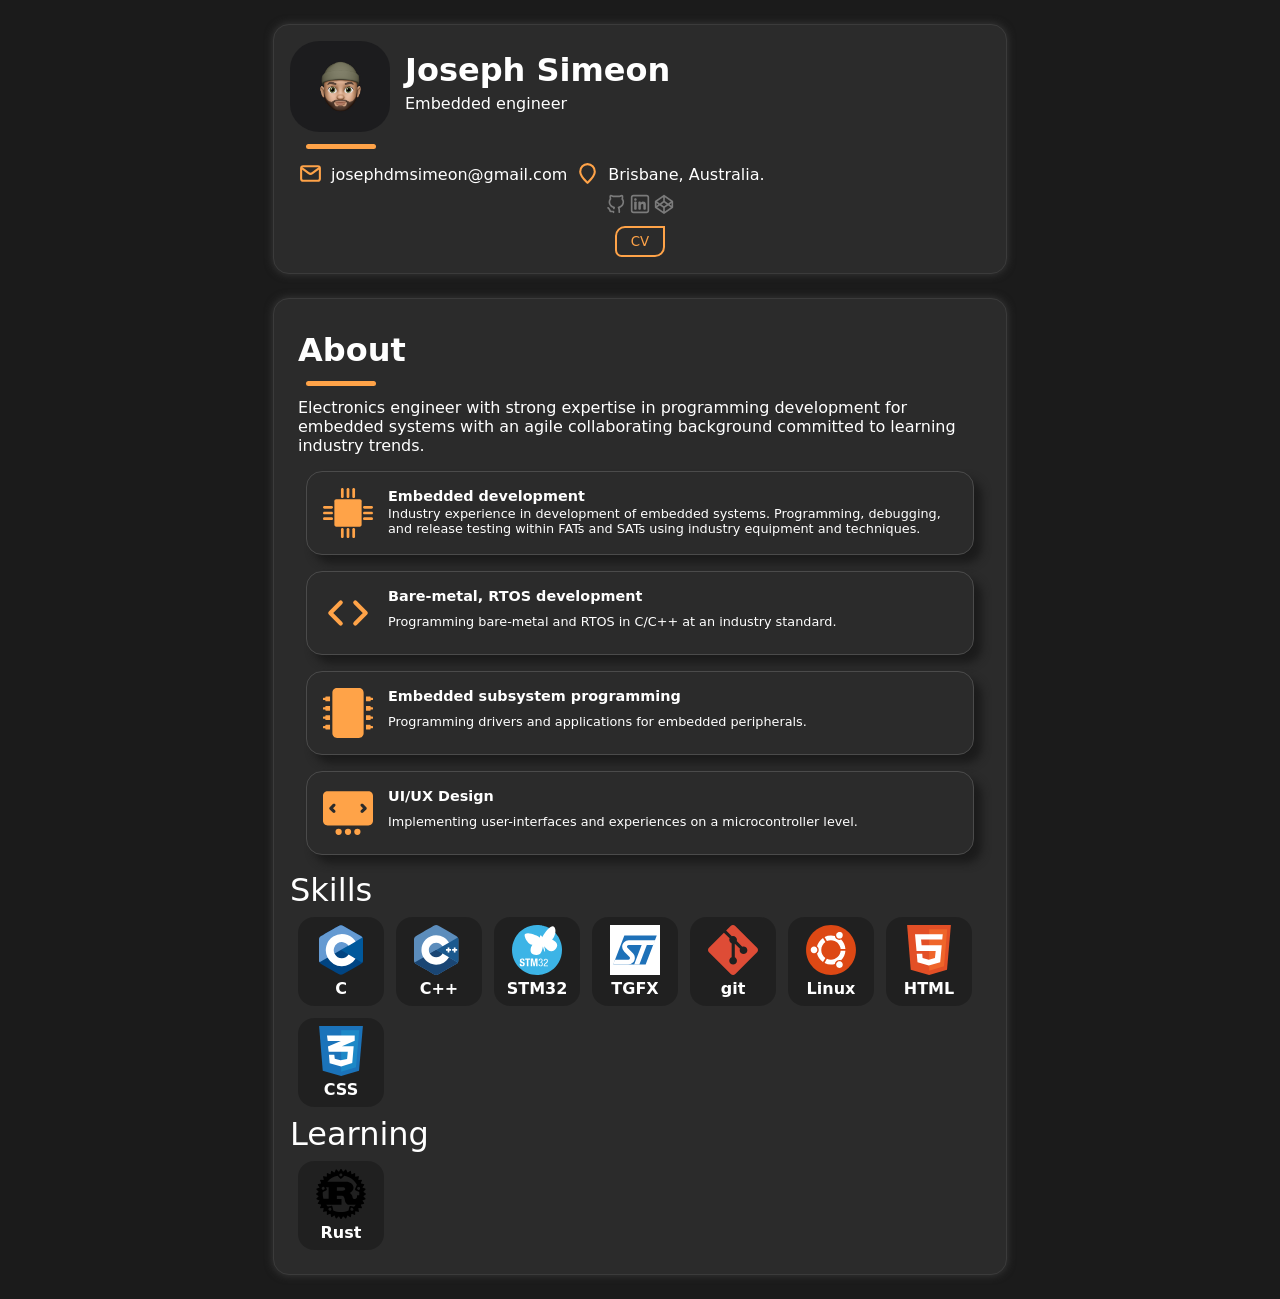
<file: index.html>
<!DOCTYPE html>
<html lang="en">
<head>
    <meta charset="UTF-8">
    <meta name="viewport" content="width=device-width, initial scale=1.0">
    <meta http-equiv="X-UA-Compatiable" content="ie-edge">
    <meta name="author" content="Joseph Simeon">
    <meta name="description" content="Portfolio of Joseph Simeon">

    <link rel="stylesheet" type="text/css" href="css/style.css">

    <title>Portfolio of Joseph Simeon</title>
    <link rel="shortcut icon" type="icon/x-icon" href="https://josephsimeon.github.io/img/Memoji.ico">
</head>
<body>
    <main>
        <!-- information block: image, name, career, email, location, socials -->
        <div class="block">
            <div class="info">
                <img src="img/Memoji.jpg" alt="Apple memoji self image">
                <div class="text header">Joseph Simeon</div>
                <div class="text sub-header">Embedded engineer</div>
            </div>
            <div class="block-separator"></div>
            <div class="person">
                <div class="email">
                    <svg width="25px" height="25px" viewBox="0 0 24 24" fill="none" xmlns="http://www.w3.org/2000/svg">
                        <path d="M4 7.00005L10.2 11.65C11.2667 12.45 12.7333 12.45 13.8 11.65L20 7" stroke="#ffa348" stroke-width="2" stroke-linecap="round" stroke-linejoin="round"/>
                        <rect x="3" y="5" width="18" height="14" rx="2" stroke="#ffa348" stroke-width="2" stroke-linecap="round"/>
                    </svg>
                    <div class="text sub-header">josephdmsimeon@gmail.com</div>
                </div>
                <div class="location">
                    <svg width="25px" height="25px" viewBox="0 0 24 24" fill="none" xmlns="http://www.w3.org/2000/svg">
                        <path d="M12 21C15.5 17.4 19 14.1764 19 10.2C19 6.22355 15.866 3 12 3C8.13401 3 5 6.22355 5 10.2C5 14.1764 8.5 17.4 12 21Z" stroke="#ffa348" stroke-width="2" stroke-linecap="round" stroke-linejoin="round"/>
                    </svg>
                    <div class="text sub-header">Brisbane, Australia.</div>
                </div>
            </div>
            <div class="socials">
                <a href="https://www.github.com/josephsimeon/" target="_blank" rel="noopener noreferrer">
                    <svg width="20px" height="20px" viewBox="0 0 24 24" fill="none" xmlns="http://www.w3.org/2000/svg">
                        <path d="M4.0744 2.9938C4.13263 1.96371 4.37869 1.51577 5.08432 1.15606C5.84357 0.768899 7.04106 0.949072 8.45014 1.66261C9.05706 1.97009 9.11886 1.97635 10.1825 1.83998C11.5963 1.65865 13.4164 1.65929 14.7213 1.84164C15.7081 1.97954 15.7729 1.97265 16.3813 1.66453C18.3814 0.651679 19.9605 0.71795 20.5323 1.8387C20.8177 2.39812 20.8707 3.84971 20.6494 5.04695C20.5267 5.71069 20.5397 5.79356 20.8353 6.22912C22.915 9.29385 21.4165 14.2616 17.8528 16.1155C17.5801 16.2574 17.3503 16.3452 17.163 16.4167C16.5879 16.6363 16.4133 16.703 16.6247 17.7138C16.7265 18.2 16.8491 19.4088 16.8973 20.4002C16.9844 22.1922 16.9831 22.2047 16.6688 22.5703C16.241 23.0676 15.6244 23.076 15.2066 22.5902C14.9341 22.2734 14.9075 22.1238 14.9075 20.9015C14.9075 19.0952 14.7095 17.8946 14.2417 16.8658C13.6854 15.6415 14.0978 15.185 15.37 14.9114C17.1383 14.531 18.5194 13.4397 19.2892 11.8146C20.0211 10.2698 20.1314 8.13501 18.8082 6.83668C18.4319 6.3895 18.4057 5.98446 18.6744 4.76309C18.7748 4.3066 18.859 3.71768 18.8615 3.45425C18.8653 3.03823 18.8274 2.97541 18.5719 2.97541C18.4102 2.97541 17.7924 3.21062 17.1992 3.49805L16.2524 3.95695C16.1663 3.99866 16.07 4.0147 15.975 4.0038C13.5675 3.72746 11.2799 3.72319 8.86062 4.00488C8.76526 4.01598 8.66853 3.99994 8.58215 3.95802L7.63585 3.49882C7.04259 3.21087 6.42482 2.97541 6.26317 2.97541C5.88941 2.97541 5.88379 3.25135 6.22447 4.89078C6.43258 5.89203 6.57262 6.11513 5.97101 6.91572C5.06925 8.11576 4.844 9.60592 5.32757 11.1716C5.93704 13.1446 7.4295 14.4775 9.52773 14.9222C10.7926 15.1903 11.1232 15.5401 10.6402 16.9905C10.26 18.1319 10.0196 18.4261 9.46707 18.4261C8.72365 18.4261 8.25796 17.7821 8.51424 17.1082C8.62712 16.8112 8.59354 16.7795 7.89711 16.5255C5.77117 15.7504 4.14514 14.0131 3.40172 11.7223C2.82711 9.95184 3.07994 7.64739 4.00175 6.25453C4.31561 5.78028 4.32047 5.74006 4.174 4.83217C4.09113 4.31822 4.04631 3.49103 4.0744 2.9938Z" fill="#7b7b7b"/>
                        <path d="M3.33203 15.9454C3.02568 15.4859 2.40481 15.3617 1.94528 15.6681C1.48576 15.9744 1.36158 16.5953 1.66793 17.0548C1.8941 17.3941 2.16467 17.6728 2.39444 17.9025C2.4368 17.9449 2.47796 17.9858 2.51815 18.0257C2.71062 18.2169 2.88056 18.3857 3.05124 18.5861C3.42875 19.0292 3.80536 19.626 4.0194 20.6962C4.11474 21.1729 4.45739 21.4297 4.64725 21.5419C4.85315 21.6635 5.07812 21.7352 5.26325 21.7819C5.64196 21.8774 6.10169 21.927 6.53799 21.9559C7.01695 21.9877 7.53592 21.998 7.99999 22.0008C8.00033 22.5527 8.44791 23.0001 8.99998 23.0001C9.55227 23.0001 9.99998 22.5524 9.99998 22.0001V21.0001C9.99998 20.4478 9.55227 20.0001 8.99998 20.0001C8.90571 20.0001 8.80372 20.0004 8.69569 20.0008C8.10883 20.0026 7.34388 20.0049 6.67018 19.9603C6.34531 19.9388 6.07825 19.9083 5.88241 19.871C5.58083 18.6871 5.09362 17.8994 4.57373 17.2891C4.34391 17.0194 4.10593 16.7834 3.91236 16.5914C3.87612 16.5555 3.84144 16.5211 3.80865 16.4883C3.5853 16.265 3.4392 16.1062 3.33203 15.9454Z" fill="#7b7b7b"/>
                    </svg>
                </a>
                <a href="https://www.linkedin.com/in/josephdmsimeon" target="_blank" rel="noopener noreferrer">
                    <svg width="20px" height="20px" viewBox="0 0 24 24" fill="none" xmlns="http://www.w3.org/2000/svg">
                        <path d="M6.5 8C7.32843 8 8 7.32843 8 6.5C8 5.67157 7.32843 5 6.5 5C5.67157 5 5 5.67157 5 6.5C5 7.32843 5.67157 8 6.5 8Z" fill="#7b7b7b"/>
                        <path d="M5 10C5 9.44772 5.44772 9 6 9H7C7.55228 9 8 9.44771 8 10V18C8 18.5523 7.55228 19 7 19H6C5.44772 19 5 18.5523 5 18V10Z" fill="#7b7b7b"/>
                        <path d="M11 19H12C12.5523 19 13 18.5523 13 18V13.5C13 12 16 11 16 13V18.0004C16 18.5527 16.4477 19 17 19H18C18.5523 19 19 18.5523 19 18V12C19 10 17.5 9 15.5 9C13.5 9 13 10.5 13 10.5V10C13 9.44771 12.5523 9 12 9H11C10.4477 9 10 9.44772 10 10V18C10 18.5523 10.4477 19 11 19Z" fill="#7b7b7b"/>
                        <path fill-rule="evenodd" clip-rule="evenodd" d="M20 1C21.6569 1 23 2.34315 23 4V20C23 21.6569 21.6569 23 20 23H4C2.34315 23 1 21.6569 1 20V4C1 2.34315 2.34315 1 4 1H20ZM20 3C20.5523 3 21 3.44772 21 4V20C21 20.5523 20.5523 21 20 21H4C3.44772 21 3 20.5523 3 20V4C3 3.44772 3.44772 3 4 3H20Z" fill="#7b7b7b"/>
                    </svg>
                </a>
                <a href="https://codepen.io/josephsimeon" target="_blank" rel="noopener noreferrer">
                    <svg width="20px" height="20px" viewBox="0 0 24 24" fill="none" xmlns="http://www.w3.org/2000/svg">
                        <path fill-rule="evenodd" clip-rule="evenodd" d="M11.4265 1.18077C11.7709 0.939744 12.2291 0.939744 12.5735 1.18077L22.5735 8.18077C22.8408 8.3679 23 8.67369 23 9V16C23 16.3263 22.8408 16.6321 22.5735 16.8192L12.5735 23.8192C12.2291 24.0603 11.7709 24.0603 11.4265 23.8192L1.42654 16.8192C1.15921 16.6321 1 16.3263 1 16V9C1 8.67369 1.15921 8.3679 1.42654 8.18077L11.4265 1.18077ZM3 10.9207V14.0793L5.25621 12.5L3 10.9207ZM7 13.7207L3.74379 16L11 21.0793V16.5207L7 13.7207ZM13 16.5207V21.0793L20.2562 16L17 13.7207L13 16.5207ZM18.7438 12.5L21 14.0793V10.9207L18.7438 12.5ZM20.2562 9L17 11.2793L13 8.47934V3.92066L20.2562 9ZM11 3.92066V8.47934L7 11.2793L3.74379 9L11 3.92066ZM12 10.2207L8.74379 12.5L12 14.7793L15.2562 12.5L12 10.2207Z" fill="#7b7b7b"/>
                    </svg>
                </a>
            </div>
            <div class="cv">
                <a href="docs/cv.pdf" target="_blank" rel="noopener noreferrer">
                    <button class="cv-button shine-button">CV</button>
                </a>
            </div>
        </div>
        <!-- about block: about, knowledge, learning -->
        <div class="block">
            <div class="about">
                <div class="text header">About</div>
                <div class="block-separator"></div>
                <div class="text sub-header">
                    Electronics engineer with strong expertise in programming development for 
                    embedded systems with an agile collaborating background committed to learning 
                    industry trends.
                </div>
                <div class="inner-block knowledge">
                    <svg fill="#ffa348" version="1.1" id="Capa_1" xmlns="http://www.w3.org/2000/svg" xmlns:xlink="http://www.w3.org/1999/xlink" width="50px" height="50px" viewBox="0 0 171.471 171.471" xml:space="preserve">
                        <g>
                            <g>
                                <path d="M126.265,38.97H45.206c-3.428,0-6.235,2.807-6.235,6.235v81.059c0,3.428,2.807,6.235,6.235,6.235h81.059 c3.429,0,6.235-2.808,6.235-6.235V45.206C132.5,41.777,129.693,38.97,126.265,38.97z"/>
                                <path d="M141.854,70.926h24.941c2.581,0,4.676-2.094,4.676-4.676c0-2.582-2.095-4.677-4.676-4.677h-24.941 c-2.582,0-4.677,2.095-4.677,4.677C137.177,68.832,139.271,70.926,141.854,70.926z"/>
                                <path d="M166.795,81.059h-24.941c-2.582,0-4.677,2.095-4.677,4.676c0,2.582,2.095,4.677,4.677,4.677h24.941 c2.581,0,4.676-2.095,4.676-4.677C171.471,83.153,169.376,81.059,166.795,81.059z"/>
                                <path d="M166.795,100.544h-24.941c-2.582,0-4.677,2.095-4.677,4.677c0,2.581,2.095,4.676,4.677,4.676h24.941 c2.581,0,4.676-2.095,4.676-4.676C171.471,102.639,169.376,100.544,166.795,100.544z"/>
                                <path d="M29.618,61.573H4.677C2.095,61.573,0,63.668,0,66.25c0,2.582,2.094,4.676,4.676,4.676h24.941 c2.582,0,4.676-2.094,4.676-4.676C34.294,63.668,32.2,61.573,29.618,61.573z"/>
                                <path d="M29.618,81.059H4.677C2.095,81.059,0,83.153,0,85.734c0,2.582,2.094,4.677,4.676,4.677h24.941 c2.582,0,4.676-2.095,4.676-4.677C34.294,83.153,32.2,81.059,29.618,81.059z"/>
                                <path d="M29.618,100.544H4.677c-2.582,0-4.676,2.095-4.676,4.677c0,2.581,2.094,4.676,4.676,4.676h24.941 c2.582,0,4.676-2.095,4.676-4.676C34.294,102.639,32.2,100.544,29.618,100.544z"/>
                                <path d="M66.25,34.294c2.582,0,4.676-2.095,4.676-4.677V4.676C70.927,2.094,68.832,0,66.25,0c-2.582,0-4.677,2.094-4.677,4.676 v24.941C61.574,32.199,63.668,34.294,66.25,34.294z"/>
                                <path d="M85.735,34.294c2.582,0,4.677-2.095,4.677-4.677V4.676C90.412,2.094,88.317,0,85.735,0c-2.581,0-4.676,2.094-4.676,4.676 v24.941C81.059,32.199,83.154,34.294,85.735,34.294z"/>
                                <path d="M105.221,34.294c2.582,0,4.677-2.095,4.677-4.677V4.676c0-2.582-2.095-4.676-4.677-4.676s-4.676,2.094-4.676,4.676v24.941 C100.545,32.199,102.639,34.294,105.221,34.294z"/>
                                <path d="M66.25,137.176c-2.582,0-4.677,2.095-4.677,4.677v24.941c0,2.581,2.095,4.677,4.677,4.677 c2.582,0,4.676-2.096,4.676-4.677v-24.941C70.927,139.271,68.832,137.176,66.25,137.176z"/>
                                <path d="M85.735,137.176c-2.581,0-4.676,2.095-4.676,4.677v24.941c0,2.581,2.095,4.677,4.676,4.677 c2.582,0,4.677-2.096,4.677-4.677v-24.941C90.412,139.271,88.317,137.176,85.735,137.176z"/>
                                <path d="M105.221,137.176c-2.582,0-4.676,2.095-4.676,4.677v24.941c0,2.581,2.094,4.677,4.676,4.677s4.677-2.096,4.677-4.677 v-24.941C109.897,139.271,107.803,137.176,105.221,137.176z"/>
                            </g>
                        </g>
                    </svg>
                    <div class="text description">Embedded development</div>
                    <div class="text sub-description">
                        Industry experience in development of embedded systems. Programming, debugging, 
                        and release testing within FATs and SATs using industry equipment and techniques.
                    </div>
                </div>
                <div class="inner-block knowledge">
                    <svg width="50px" height="50px" viewBox="0 0 24 24" xmlns="http://www.w3.org/2000/svg">
                        <g id="Complete">
                            <g id="Code">
                                <g>
                                    <polyline data-name="Right" fill="none" id="Right-2" points="15.5 7 20.5 12 15.5 17" stroke="#ffa348" stroke-linecap="round" stroke-linejoin="round" stroke-width="2"/>
                                    <polyline data-name="Left" fill="none" id="Left-2" points="8.5 7 3.5 12 8.5 17" stroke="#ffa348" stroke-linecap="round" stroke-linejoin="round" stroke-width="2"/>
                                </g>
                            </g>
                        </g>
                    </svg>
                    <div class="text description">Bare-metal, RTOS development</div>
                    <div class="text sub-description">
                        Programming bare-metal and RTOS in C/C++ at an industry standard.
                    </div>
                </div>
                <div class="inner-block knowledge">
                    <svg fill="#ffa348" width="50px" height="50px" viewBox="0 0 512 512" xmlns="http://www.w3.org/2000/svg"><path d="M416 48v416c0 26.51-21.49 48-48 48H144c-26.51 0-48-21.49-48-48V48c0-26.51 21.49-48 48-48h224c26.51 0 48 21.49 48 48zm96 58v12a6 6 0 0 1-6 6h-18v6a6 6 0 0 1-6 6h-42V88h42a6 6 0 0 1 6 6v6h18a6 6 0 0 1 6 6zm0 96v12a6 6 0 0 1-6 6h-18v6a6 6 0 0 1-6 6h-42v-48h42a6 6 0 0 1 6 6v6h18a6 6 0 0 1 6 6zm0 96v12a6 6 0 0 1-6 6h-18v6a6 6 0 0 1-6 6h-42v-48h42a6 6 0 0 1 6 6v6h18a6 6 0 0 1 6 6zm0 96v12a6 6 0 0 1-6 6h-18v6a6 6 0 0 1-6 6h-42v-48h42a6 6 0 0 1 6 6v6h18a6 6 0 0 1 6 6zM30 376h42v48H30a6 6 0 0 1-6-6v-6H6a6 6 0 0 1-6-6v-12a6 6 0 0 1 6-6h18v-6a6 6 0 0 1 6-6zm0-96h42v48H30a6 6 0 0 1-6-6v-6H6a6 6 0 0 1-6-6v-12a6 6 0 0 1 6-6h18v-6a6 6 0 0 1 6-6zm0-96h42v48H30a6 6 0 0 1-6-6v-6H6a6 6 0 0 1-6-6v-12a6 6 0 0 1 6-6h18v-6a6 6 0 0 1 6-6zm0-96h42v48H30a6 6 0 0 1-6-6v-6H6a6 6 0 0 1-6-6v-12a6 6 0 0 1 6-6h18v-6a6 6 0 0 1 6-6z"/>
                    </svg>
                    <div class="text description">Embedded subsystem programming</div>
                    <div class="text sub-description">
                        Programming drivers and applications for embedded peripherals.
                    </div>
                </div>
                <div class="inner-block knowledge">
                    <svg fill="#ffa348" height="50px" width="50px" version="1.1" id="Icons" xmlns="http://www.w3.org/2000/svg" xmlns:xlink="http://www.w3.org/1999/xlink" viewBox="0 0 32 32" xml:space="preserve">
                        <path d="M29,2H3C1.3,2,0,3.3,0,5v16c0,1.7,1.3,3,3,3h26c1.7,0,3-1.3,3-3V5C32,3.3,30.7,2,29,2z M7.7,14.3c0.4,0.4,0.4,1,0,1.4 C7.5,15.9,7.3,16,7,16s-0.5-0.1-0.7-0.3l-2-2c-0.4-0.4-0.4-1,0-1.4l2-2c0.4-0.4,1-0.4,1.4,0s0.4,1,0,1.4L6.4,13L7.7,14.3z M27.7,13.7l-2,2C25.5,15.9,25.3,16,25,16s-0.5-0.1-0.7-0.3c-0.4-0.4-0.4-1,0-1.4l1.3-1.3l-1.3-1.3c-0.4-0.4-0.4-1,0-1.4 s1-0.4,1.4,0l2,2C28.1,12.7,28.1,13.3,27.7,13.7z"/>
                        <circle cx="16" cy="28" r="2"/>
                        <circle cx="10" cy="28" r="2"/>
                        <circle cx="22" cy="28" r="2"/>
                    </svg>
                    <div class="text description">UI/UX Design</div>
                    <div class="text sub-description">
                        Implementing user-interfaces and experiences on a microcontroller level.
                    </div>
                </div>
            </div>
            <div class="skills">
                <div class="text header">Skills</div>
                <div class="flex">
                    <div class="icon-block">
                        <svg viewBox="32.18585611720149 20.47 223.6851360941233 247.05999999999997" xmlns="http://www.w3.org/2000/svg" width="50px" height="50px">
                            <path d="M252.71 93.61a21.67 21.67 0 0 0-2.65-10.87 20.74 20.74 0 0 0-7.87-7.67Q198.77 50 155.32 25c-7.8-4.51-15.36-4.35-23.11.23C120.69 32 63 65.09 45.81 75.06c-7.08 4.1-10.52 10.38-10.52 18.54v100.8a21.77 21.77 0 0 0 2.55 10.66 20.63 20.63 0 0 0 8 7.88c17.19 10 74.89 43.05 86.41 49.85 7.75 4.58 15.31 4.74 23.12.23q43.41-25.08 86.87-50.09a20.63 20.63 0 0 0 8-7.88 21.77 21.77 0 0 0 2.55-10.66V93.61z" fill="#004482"/>
                            <path d="M252.73 194.4a21.72 21.72 0 0 1-2.55 10.66 18.58 18.58 0 0 1-1.45 2.24L144 144l98.19-68.93a20.72 20.72 0 0 1 7.86 7.67 21.57 21.57 0 0 1 2.66 10.87c.02 33.6.02 100.79.02 100.79z" fill="#00599c"/>
                            <path d="M250.05 82.74L37.81 205.06a21.75 21.75 0 0 1-2.53-10.65V93.6c0-8.16 3.45-14.44 10.52-18.54C63 65.09 120.69 32 132.22 25.21c7.73-4.58 15.3-4.74 23.1-.23q43.41 25.08 86.87 50.09a20.72 20.72 0 0 1 7.86 7.67z" fill="#659ad2"/>
                            <path d="M148.2 184.72a39.91 39.91 0 0 1-35-20.63q-.53-.94-1-1.92A39.94 39.94 0 0 1 179 119.4c.53.64 1 1.31 1.53 2 .24.33.48.66.7 1l35.07-20.2q-1.28-2.06-2.68-4c-.49-.69-1-1.35-1.48-2A79.9 79.9 0 0 0 78 181.92c.34.64.69 1.27 1 1.9a79.91 79.91 0 0 0 136.86 3.62l-34.29-20.73a39.88 39.88 0 0 1-33.37 18.01z" fill="#fff"/>
                        </svg>
                        <div class="text icon-header">C</div>
                    </div>
                    <div class="icon-block">
                        <svg width="50px" height="50px" viewBox="0 0 256 288" xmlns="http://www.w3.org/2000/svg" preserveAspectRatio="xMinYMin meet">
                            <path d="M255.569 84.72c-.002-4.83-1.035-9.098-3.124-12.761-2.052-3.602-5.125-6.621-9.247-9.008-34.025-19.619-68.083-39.178-102.097-58.817-9.17-5.294-18.061-5.101-27.163.269C100.395 12.39 32.59 51.237 12.385 62.94 4.064 67.757.015 75.129.013 84.711 0 124.166.013 163.62 0 203.076c.002 4.724.991 8.909 2.988 12.517 2.053 3.711 5.169 6.813 9.386 9.254 20.206 11.703 88.02 50.547 101.56 58.536 9.106 5.373 17.997 5.565 27.17.269 34.015-19.64 68.075-39.198 102.105-58.817 4.217-2.44 7.333-5.544 9.386-9.252 1.994-3.608 2.985-7.793 2.987-12.518 0 0 0-78.889-.013-118.345" fill="#5C8DBC"/>
                            <path d="M128.182 143.509L2.988 215.593c2.053 3.711 5.169 6.813 9.386 9.254 20.206 11.703 88.02 50.547 101.56 58.536 9.106 5.373 17.997 5.565 27.17.269 34.015-19.64 68.075-39.198 102.105-58.817 4.217-2.44 7.333-5.544 9.386-9.252l-124.413-72.074" fill="#1A4674"/>
                            <path d="M91.101 164.861c7.285 12.718 20.98 21.296 36.69 21.296 15.807 0 29.58-8.687 36.828-21.541l-36.437-21.107-37.081 21.352" fill="#1A4674"/>
                            <path d="M255.569 84.72c-.002-4.83-1.035-9.098-3.124-12.761l-124.263 71.55 124.413 72.074c1.994-3.608 2.985-7.793 2.987-12.518 0 0 0-78.889-.013-118.345" fill="#1B598E"/>
                            <path d="M248.728 148.661h-9.722v9.724h-9.724v-9.724h-9.721v-9.721h9.721v-9.722h9.724v9.722h9.722v9.721M213.253 148.661h-9.721v9.724h-9.722v-9.724h-9.722v-9.721h9.722v-9.722h9.722v9.722h9.721v9.721" fill="#FFF"/>
                            <path d="M164.619 164.616c-7.248 12.854-21.021 21.541-36.828 21.541-15.71 0-29.405-8.578-36.69-21.296a42.062 42.062 0 0 1-5.574-20.968c0-23.341 18.923-42.263 42.264-42.263 15.609 0 29.232 8.471 36.553 21.059l36.941-21.272c-14.683-25.346-42.096-42.398-73.494-42.398-46.876 0-84.875 38-84.875 84.874 0 15.378 4.091 29.799 11.241 42.238 14.646 25.48 42.137 42.637 73.634 42.637 31.555 0 59.089-17.226 73.714-42.781l-36.886-21.371" fill="#FFF"/>
                        </svg>
                        <div class="text icon-header">C++</div>
                    </div>
                    <div class="icon-block">
                        <a href="https://www.st.com/en/microcontrollers-microprocessors/stm32-32-bit-arm-cortex-mcus.html" target="_blank" rel="noopener noreferrer">
                            <svg version="1.1" id="Layer_1" xmlns="http://www.w3.org/2000/svg" xmlns:xlink="http://www.w3.org/1999/xlink" x="0px" y="0px" width="50px" height="50px" viewBox="0 0 300 300" style="enable-background:new 0 0 300 300;" xml:space="preserve">
                                <style type="text/css">
                                    .st0{fill:#3CB4E6;}
    	                            .st1{fill:#FFFFFF;}
                                </style>
                                <g>
                                    <path class="st0" d="M300,150L300,150c0-2.5-0.1-5-0.2-7.5c0-0.8-0.1-1.7-0.2-2.5c-0.1-1.6-0.2-3.3-0.4-4.9c-0.1-1-0.2-2-0.3-3 c-0.2-1.4-0.3-2.9-0.6-4.3c-0.2-1.1-0.3-2.1-0.5-3.2c-0.2-1.4-0.5-2.7-0.7-4c-0.2-1.1-0.5-2.2-0.7-3.3c-0.3-1.3-0.6-2.5-0.9-3.8 c-0.3-1.1-0.6-2.2-0.9-3.3c-0.3-1.2-0.7-2.4-1-3.6c-0.3-1.1-0.7-2.2-1.1-3.3c-0.4-1.2-0.8-2.3-1.2-3.5c-0.4-1.1-0.8-2.2-1.2-3.3 c-0.4-1.1-0.9-2.2-1.3-3.3c-0.5-1.1-0.9-2.2-1.4-3.3c-0.5-1.1-0.9-2.2-1.4-3.2c-0.5-1.1-1-2.2-1.5-3.3c-0.5-1-1-2-1.5-3.1 c-0.6-1.1-1.1-2.2-1.7-3.2c-0.5-1-1.1-1.9-1.7-2.9c-0.6-1.1-1.2-2.1-1.9-3.2c-0.6-0.9-1.2-1.9-1.8-2.8c-0.7-1.1-1.4-2.1-2.1-3.1 c-0.6-0.9-1.2-1.7-1.9-2.6c-0.8-1-1.5-2.1-2.2-3.1c-0.6-0.8-1.3-1.6-1.9-2.5c-0.8-1-1.6-2-2.5-3.1c-0.6-0.8-1.3-1.5-1.9-2.2 c-0.9-1-1.8-2-2.7-3.1c0,0-0.1-0.1-0.2-0.2l0,0c-11.2-12.1-24.3-22.5-39-30.4l0,0c0,0,0,0,0,0c-2.4-1.3-4.9-2.6-7.4-3.7 c-0.8-0.4-1.5-0.7-2.3-1.1c-1.8-0.8-3.6-1.6-5.4-2.3c-0.9-0.4-1.8-0.7-2.7-1.1c-1.8-0.7-3.7-1.4-5.6-2c-0.8-0.3-1.7-0.6-2.5-0.8 c-2.6-0.8-5.3-1.6-8-2.3c0,0-0.1,0-0.1,0c-2.7-0.7-5.5-1.3-8.3-1.9c-0.9-0.2-1.7-0.3-2.6-0.5c-2-0.3-4-0.7-6-0.9 c-1-0.2-2-0.3-3-0.4c-2-0.2-4-0.4-6.1-0.6c-0.9-0.1-1.8-0.2-2.7-0.2C155.9,0.1,153,0,150,0c-27.8,0-53.7,7.6-76,20.7 c-0.7,0.4-1.5,0.8-2.2,1.3c-7.4,4.6-14.4,9.8-20.9,15.5c-2.3,2.1-4.7,4.2-6.9,6.4c-2.2,2.2-4.3,4.5-6.4,6.9 c-4.3,4.8-8.3,9.9-11.9,15.3c-0.2,0.2-0.3,0.5-0.5,0.7c-1.9,2.8-3.6,5.7-5.3,8.6c-0.9,1.7-1.9,3.4-2.8,5 c-6.3,12.1-11.1,25-13.9,38.7c-0.2,0.9-0.3,1.8-0.5,2.7C0.9,131,0,140.4,0,150l0,0l0,0c0,82.9,67.2,150,150,150 c2.6,0,5.2-0.1,7.7-0.2c16.4-0.8,32-4.3,46.5-10c2.6-1,5.2-2.1,7.7-3.3c4.8-2.2,9.5-4.6,14.1-7.3c1.7-1,3.4-2.1,5.1-3.2 c4.4-2.8,8.6-5.9,12.7-9.1c4.3-3.4,8.4-7,12.2-10.9c2-2,3.9-4,5.7-6c2.5-2.8,4.9-5.7,7.2-8.7c2.2-2.8,4.3-5.7,6.2-8.8 c2-3,3.9-6.2,5.7-9.3C293,201.5,300,176.6,300,150C300,150,300,150,300,150C300,150,300,150,300,150z"/>
                                    <g>
                                        <g>
                                            <path class="st1" d="M240.6,87.2c15.7-14,28.1-53,14.2-73.4c-20.1-29.6-67.1,46.4-73.6,59c-1.6-4.5-5.5-10.3-10.2-11.5 c-3.6,3.6-3.7,11-2.7,15.2C154.6,63.9,98,39.2,78.7,54.2c-3.8,2.9-2.9,8.8-2.9,8.8c2.3,21.1,25.2,56.6,46.8,54.8 c-16.9,23.1-19.1,63.1,24,62.2c29.8-0.7,33.3-27.4,39.1-51.6c1.8,10.6,7.3,27.4,12.2,33.2c2-8.6-1.6-24.3-5.6-34.7 c18.2,20.1,44,47.4,69.4,17.3C283,118.9,265.3,99.7,240.6,87.2z"/>
                                        </g>
                                    </g>
                                    <g>
                                        <path class="st1" d="M55.6,233v1.4c0,4.3,1.2,7.1,6.1,7.1c2.8,0,5.5-1.8,5.5-5.7c0-4.2-2.1-5.7-8.2-7.8c-8.2-2.8-12-6.2-12-13.9 c0-8.9,5.5-13.5,14.2-13.5c8.2,0,14.2,3.6,14.2,12.3v1.3h-8.9c0-4.3-1.5-6.8-5-6.8c-4.2,0-5.3,2.6-5.3,5.3c0,2.8,0.8,4.6,4.8,6.2 l7.1,3.1c7,3,8.7,6.5,8.7,12.1c0,9.7-5.9,14.1-16,14.1c-10.5,0-14.6-4.9-14.6-13.4V233C46.3,233,55.6,233,55.6,233z"/>
                                        <path class="st1" d="M108.3,201.4v7.6h-10v38.3H89V209H79v-7.6H108.3z"/>
                                        <path class="st1" d="M112.5,201.4h13.8l6.5,32.4h0.1l6.6-32.4h13.7v45.9h-8.5v-36.6h-0.1l-8.2,36.6h-7.2l-8.2-36.6H121v36.6h-8.5 V201.4z"/>
                                        <path class="st1" d="M168.2,221.6h2.8c4.8,0,7-3.5,7-8.1c0-4.2-1.5-7.6-5.9-7.6c-6,0-6.5,5.5-6.5,8.9h-5.7 c0-7.8,3.7-13.1,12.1-13.1c9.5,0,11.7,6.8,11.7,11.8c0,4.6-2.3,8.6-7.1,9.8v0.1c5.1,1,8.4,4.3,8.4,10.6c0,8.3-4.2,14.1-12.9,14.1 c-12.2,0-12.9-10.7-12.9-12.7v-0.6h5.7c0,4.2,2,9,7.3,9c3.3,0,7.3-1.7,7.3-9.4c0-5.3-2.6-8.7-8.2-8.7h-2.9V221.6z"/>
                                        <path class="st1" d="M215.6,247.3h-25.4c0-8.5,4.8-14.2,9.8-18.6l3.7-3.1c3.7-3.1,6-5.9,6-10.9c0-3.9-1.7-8.2-6.6-8.2 c-7,0-7.2,7.3-7.2,9.8h-5.7c0-8.6,3.6-14.5,12.9-14.5c10.5,0,12.2,8.2,12.2,12.1c0,7-2.9,10.6-8,15l-6.4,5.6 c-2.5,2.1-4.3,4.8-5,7.8h19.5L215.6,247.3L215.6,247.3z"/>
                                    </g>
                                </g>
                            </svg>
                        </a>
                        <div class="text icon-header">STM32</div>
                    </div>
                    <div class="icon-block">
                        <a href="https://support.touchgfx.com/docs/introduction/what-is-touchgfx" target="_blank" rel="noopener noreferrer">
                            <svg xmlns="http://www.w3.org/2000/svg" width="50px" height="50px" viewBox="0 0 192.756 192.756">
                                <g fill-rule="evenodd" clip-rule="evenodd"><path fill="#fff" d="M0 0h192.756v192.756H0V0z"/>
                                    <path fill="#fff" d="M184.252 37.908H53.455L8.504 154.849h130.797l44.951-116.941z"/><path fill="#1e71b8" d="M137.443 152.145H12.44L55.312 40.612h125.004l-42.873 111.533z"/><path d="M72.501 58.525c-7.089 0-13.507 2.873-18.152 7.519S46.83 77.107 46.83 84.197a25.593 25.593 0 0 0 7.519 18.153l20.982 20.82a6.065 6.065 0 0 1 1.782 4.302 6.067 6.067 0 0 1-1.782 4.303 6.068 6.068 0 0 1-4.302 1.781H18.861l-7.436 18.928h58.688a25.592 25.592 0 0 0 18.153-7.52c4.646-4.646 7.519-11.064 7.519-18.153s-2.873-13.507-7.519-18.151L67.284 87.837c-1.101-1.101-1.782-2.623-1.782-4.302s.681-3.201 1.782-4.302a6.07 6.07 0 0 1 4.302-1.781h50.473l-28.842 75.031h19.893l28.842-75.031h25.402l7.773-18.927H72.501z" fill="#fff"/>
                                </g>
                            </svg>
                        </a>
                        <div class="text icon-header">TGFX</div>
                    </div>
                    <div class="icon-block">
                        <svg width="50px" height="50px" viewBox="0 0 256 256" xmlns="http://www.w3.org/2000/svg" preserveAspectRatio="xMinYMin meet">
                            <path d="M251.172 116.594L139.4 4.828c-6.433-6.437-16.873-6.437-23.314 0l-23.21 23.21 29.443 29.443c6.842-2.312 14.688-.761 20.142 4.693 5.48 5.489 7.02 13.402 4.652 20.266l28.375 28.376c6.865-2.365 14.786-.835 20.269 4.657 7.663 7.66 7.663 20.075 0 27.74-7.665 7.666-20.08 7.666-27.749 0-5.764-5.77-7.188-14.235-4.27-21.336l-26.462-26.462-.003 69.637a19.82 19.82 0 0 1 5.188 3.71c7.663 7.66 7.663 20.076 0 27.747-7.665 7.662-20.086 7.662-27.74 0-7.663-7.671-7.663-20.086 0-27.746a19.654 19.654 0 0 1 6.421-4.281V94.196a19.378 19.378 0 0 1-6.421-4.281c-5.806-5.798-7.202-14.317-4.227-21.446L81.47 39.442l-76.64 76.635c-6.44 6.443-6.44 16.884 0 23.322l111.774 111.768c6.435 6.438 16.873 6.438 23.316 0l111.251-111.249c6.438-6.44 6.438-16.887 0-23.324" fill="#DE4C36"/>
                        </svg>
                        <div class="text icon-header">git</div>
                    </div>
                    <div class="icon-block">
                        <svg width="50px" height="50px" viewBox="0 0 256 256" xmlns="http://www.w3.org/2000/svg" preserveAspectRatio="xMidYMid">
                            <path d="M255.637 127.683c0 70.514-57.165 127.68-127.683 127.68C57.434 255.363.27 198.197.27 127.683.27 57.165 57.436 0 127.954 0c70.519 0 127.683 57.165 127.683 127.683z" fill="#DD4814"/>
                            <path d="M41.133 110.633c-9.419 0-17.05 7.631-17.05 17.05 0 9.414 7.631 17.046 17.05 17.046 9.415 0 17.046-7.632 17.046-17.046 0-9.419-7.631-17.05-17.046-17.05zm121.715 77.478c-8.153 4.71-10.95 15.13-6.24 23.279 4.705 8.154 15.125 10.949 23.279 6.24 8.153-4.705 10.949-15.125 6.24-23.28-4.705-8.148-15.131-10.943-23.279-6.239zm-84.686-60.428c0-16.846 8.368-31.73 21.171-40.742L86.87 66.067c-14.914 9.97-26.012 25.204-30.624 43.047 5.382 4.39 8.826 11.075 8.826 18.568 0 7.489-3.444 14.174-8.826 18.565C60.852 164.094 71.95 179.33 86.87 189.3l12.463-20.88c-12.803-9.007-21.171-23.89-21.171-40.737zm49.792-49.797c26.013 0 47.355 19.944 49.595 45.38l24.29-.358c-1.194-18.778-9.398-35.636-22.002-48.032-6.482 2.449-13.97 2.074-20.44-1.656-6.483-3.741-10.548-10.052-11.659-16.902a74.26 74.26 0 0 0-19.785-2.69 73.787 73.787 0 0 0-32.819 7.663l11.845 21.227a49.596 49.596 0 0 1 20.975-4.632zm0 99.59a49.601 49.601 0 0 1-20.974-4.632l-11.845 21.225a73.712 73.712 0 0 0 32.82 7.671 74.04 74.04 0 0 0 19.784-2.697c1.111-6.85 5.177-13.155 11.658-16.902 6.476-3.737 13.959-4.105 20.44-1.656 12.605-12.396 20.808-29.254 22.004-48.032l-24.297-.358c-2.235 25.443-23.576 45.38-49.59 45.38zm34.888-110.231c8.154 4.708 18.575 1.92 23.279-6.234 4.71-8.154 1.92-18.575-6.234-23.285-8.154-4.704-18.574-1.91-23.285 6.244-4.703 8.15-1.908 18.57 6.24 23.275z" fill="#FFF"/>
                        </svg>
                        <div class="text icon-header">Linux</div>
                    </div>
                    <div class="icon-block">
                        <svg fill="none" height="50px" width="50px" xmlns="http://www.w3.org/2000/svg" viewBox="0 0 124 141.53199999999998">
                            <path d="M10.383 126.894L0 0l124 .255-10.979 126.639-50.553 14.638z" fill="#e34f26"/>
                            <path d="M62.468 129.277V12.085l51.064.17-9.106 104.851z" fill="#ef652a"/>
                            <path d="M99.49 41.362l1.446-15.49H22.383l4.34 47.49h54.213L78.81 93.617l-17.362 4.68-17.617-5.106-.936-12.085H27.319l2.128 24.681 32 8.936 32.255-8.936 4.34-48.17H41.107L39.49 41.362z" fill="#fff"/>
                        </svg>
                        <div class="text icon-header">HTML</div>
                    </div>
                    <div class="icon-block">
                        <svg fill="none" height="50px" width="50px" xmlns="http://www.w3.org/2000/svg" viewBox="0 0 124 141.53">
                            <path d="M10.383 126.892L0 0l124 .255-10.979 126.637-50.553 14.638z" fill="#1b73ba"/>
                            <path d="M62.468 129.275V12.085l51.064.17-9.106 104.85z" fill="#1c88c7"/>
                            <path d="M100.851 27.064H22.298l2.128 15.318h37.276l-36.68 15.745 2.127 14.808h54.043l-1.958 20.68-18.298 3.575-16.595-4.255-1.277-11.745H27.83l2.042 24.426 32.681 9.106 31.32-9.957 4-47.745H64.765l36.085-14.978z" fill="#fff"/>
                        </svg>
                        <div class="text icon-header">CSS</div>
                    </div>
                </div>
            </div>
            <div class="learning">
                <div class="text header">Learning</div>
                <div class="flex">
                    <div class="icon-block">
                        <svg width="50px" height="50px" viewBox="0 0 256 256" xmlns="http://www.w3.org/2000/svg" preserveAspectRatio="xMidYMid">
                            <path d="M254.251 124.862l-10.747-6.653a145.81 145.81 0 0 0-.306-3.13l9.236-8.615a3.686 3.686 0 0 0 1.105-3.427 3.685 3.685 0 0 0-2.33-2.744l-11.807-4.415a137.355 137.355 0 0 0-.925-3.048l7.365-10.229a3.698 3.698 0 0 0-2.407-5.814l-12.45-2.025c-.484-.944-.988-1.874-1.496-2.796l5.231-11.483a3.683 3.683 0 0 0-.288-3.59 3.678 3.678 0 0 0-3.204-1.642l-12.636.44a99.848 99.848 0 0 0-1.996-2.421l2.904-12.308a3.694 3.694 0 0 0-.986-3.466 3.698 3.698 0 0 0-3.464-.986l-12.305 2.901a106.192 106.192 0 0 0-2.426-1.996l.442-12.635a3.684 3.684 0 0 0-1.64-3.205 3.693 3.693 0 0 0-3.59-.29l-11.48 5.234a133.235 133.235 0 0 0-2.796-1.5l-2.03-12.452a3.7 3.7 0 0 0-5.812-2.407l-10.236 7.365c-1.007-.32-2.02-.629-3.042-.922L155.72 4.794a3.69 3.69 0 0 0-2.745-2.336 3.707 3.707 0 0 0-3.424 1.106l-8.615 9.243a111.11 111.11 0 0 0-3.13-.306l-6.653-10.75a3.698 3.698 0 0 0-6.289 0l-6.653 10.75a110.4 110.4 0 0 0-3.133.306l-8.617-9.243a3.695 3.695 0 0 0-6.169 1.23l-4.414 11.809c-1.023.293-2.035.604-3.045.922L82.599 10.16a3.687 3.687 0 0 0-3.579-.415 3.705 3.705 0 0 0-2.235 2.822l-2.03 12.452c-.94.487-1.869.988-2.796 1.5l-11.481-5.235a3.686 3.686 0 0 0-3.588.291 3.684 3.684 0 0 0-1.642 3.205l.44 12.635a118.03 118.03 0 0 0-2.426 1.996l-12.305-2.9a3.71 3.71 0 0 0-3.466.985 3.694 3.694 0 0 0-.986 3.466l2.899 12.308c-.673.797-1.338 1.604-1.991 2.421l-12.636-.44a3.721 3.721 0 0 0-3.204 1.641 3.696 3.696 0 0 0-.291 3.59l5.234 11.484c-.509.922-1.012 1.852-1.5 2.796l-12.449 2.025a3.7 3.7 0 0 0-2.407 5.814l7.365 10.23c-.32 1.01-.631 2.024-.925 3.047l-11.808 4.415a3.702 3.702 0 0 0-1.225 6.171l9.237 8.614c-.115 1.04-.217 2.087-.305 3.131L1.75 124.862A3.695 3.695 0 0 0 0 128.007c0 1.284.663 2.473 1.751 3.143l10.748 6.653c.088 1.047.19 2.092.305 3.131l-9.238 8.617a3.697 3.697 0 0 0 1.226 6.169l11.808 4.415c.294 1.022.605 2.037.925 3.047l-7.365 10.231a3.696 3.696 0 0 0 2.41 5.812l12.447 2.025c.487.944.986 1.874 1.5 2.8l-5.235 11.48a3.691 3.691 0 0 0 .291 3.59 3.684 3.684 0 0 0 3.204 1.641l12.63-.442c.659.821 1.322 1.626 1.997 2.426l-2.899 12.31a3.682 3.682 0 0 0 .986 3.459 3.683 3.683 0 0 0 3.466.983l12.305-2.898c.8.68 1.61 1.34 2.427 1.99l-.44 12.639a3.694 3.694 0 0 0 5.229 3.492l11.481-5.231a105.49 105.49 0 0 0 2.796 1.499l2.03 12.445a3.692 3.692 0 0 0 2.235 2.825 3.706 3.706 0 0 0 3.579-.413l10.229-7.37c1.01.32 2.025.633 3.047.927l4.415 11.804a3.685 3.685 0 0 0 2.744 2.331 3.677 3.677 0 0 0 3.425-1.106l8.617-9.238c1.04.12 2.086.22 3.133.313l6.653 10.748a3.702 3.702 0 0 0 3.143 1.75 3.703 3.703 0 0 0 3.145-1.75l6.653-10.748c1.047-.093 2.092-.193 3.131-.313l8.615 9.238a3.68 3.68 0 0 0 3.424 1.106 3.69 3.69 0 0 0 2.744-2.331l4.415-11.804c1.022-.294 2.038-.607 3.048-.927l10.231 7.37a3.7 3.7 0 0 0 5.812-2.412l2.03-12.445c.939-.487 1.868-.993 2.795-1.5l11.481 5.232a3.692 3.692 0 0 0 5.23-3.492l-.44-12.638a98.76 98.76 0 0 0 2.423-1.991l12.306 2.898c1.25.294 2.56-.07 3.463-.983a3.682 3.682 0 0 0 .986-3.459l-2.898-12.31c.675-.8 1.34-1.605 1.99-2.426l12.636.442a3.681 3.681 0 0 0 3.204-1.64 3.685 3.685 0 0 0 .289-3.592l-5.232-11.478c.511-.927 1.013-1.857 1.497-2.8l12.45-2.026a3.682 3.682 0 0 0 2.822-2.236 3.696 3.696 0 0 0-.415-3.576l-7.365-10.23c.318-1.011.629-2.026.925-3.048l11.806-4.415a3.684 3.684 0 0 0 2.331-2.745 3.677 3.677 0 0 0-1.106-3.424l-9.235-8.617c.112-1.04.215-2.086.305-3.13l10.748-6.654a3.69 3.69 0 0 0 1.751-3.143c0-1.281-.66-2.472-1.749-3.145zm-71.932 89.156c-4.104-.885-6.714-4.93-5.833-9.047.878-4.112 4.92-6.729 9.023-5.844 4.104.879 6.718 4.931 5.838 9.04-.88 4.11-4.926 6.73-9.028 5.851zm-3.652-24.699a6.929 6.929 0 0 0-8.23 5.332l-3.816 17.807c-11.775 5.344-24.85 8.313-38.621 8.313-14.086 0-27.446-3.116-39.43-8.688l-3.814-17.806c-.802-3.747-4.486-6.134-8.228-5.33l-15.72 3.376a93.272 93.272 0 0 1-8.128-9.58h76.49c.865 0 1.442-.157 1.442-.945v-27.057c0-.787-.577-.944-1.443-.944H106.8v-17.15h24.195c2.208 0 11.809.63 14.878 12.902.962 3.774 3.072 16.05 4.516 19.98 1.438 4.408 7.293 13.213 13.533 13.213h38.115c.433 0 .895-.049 1.382-.137a93.92 93.92 0 0 1-8.669 10.17l-16.082-3.456zm-105.79 24.327c-4.105.886-8.146-1.731-9.029-5.843-.878-4.119 1.732-8.162 5.836-9.047 4.105-.878 8.148 1.739 9.028 5.85.878 4.11-1.734 8.16-5.836 9.04zM43.86 95.986c1.703 3.842-.03 8.345-3.867 10.045-3.837 1.705-8.328-.03-10.03-3.875-1.703-3.845.029-8.34 3.867-10.045a7.598 7.598 0 0 1 10.03 3.874zm-8.918 21.14l16.376-7.277a6.942 6.942 0 0 0 3.524-9.158l-3.372-7.626h13.264v59.788H37.973a93.7 93.7 0 0 1-3.566-25.672c0-3.398.183-6.756.535-10.056zm71.862-5.807V93.696h31.586c1.632 0 11.52 1.886 11.52 9.28 0 6.139-7.584 8.34-13.821 8.34h-29.285v.003zm114.792 15.862c0 2.338-.086 4.652-.257 6.948h-9.603c-.961 0-1.348.632-1.348 1.573v4.41c0 10.38-5.853 12.638-10.982 13.213-4.884.55-10.3-2.045-10.967-5.034-2.882-16.206-7.683-19.667-15.265-25.648 9.41-5.975 19.2-14.79 19.2-26.59 0-12.74-8.734-20.765-14.688-24.7-8.352-5.506-17.6-6.61-20.095-6.61H58.279c13.467-15.03 31.719-25.677 52.362-29.551l11.706 12.28a6.923 6.923 0 0 0 9.799.226l13.098-12.528c27.445 5.11 50.682 22.194 64.073 45.633l-8.967 20.253c-1.548 3.505.032 7.604 3.527 9.157l17.264 7.668c.298 3.065.455 6.161.455 9.3zM122.352 24.745c3.033-2.905 7.844-2.79 10.748.247 2.898 3.046 2.788 7.862-.252 10.765-3.033 2.906-7.844 2.793-10.748-.25a7.621 7.621 0 0 1 .252-10.762zm88.983 71.61a7.594 7.594 0 0 1 10.028-3.872c3.838 1.702 5.57 6.203 3.867 10.045a7.595 7.595 0 0 1-10.03 3.875c-3.833-1.703-5.565-6.2-3.865-10.048z"/>
                        </svg>
                        <div class="text icon-header">Rust</div>
                    </div>
                </div>
            </div>
        </div>
    </main>
    <footer>
    </footer>
</body>
<html>
</file>
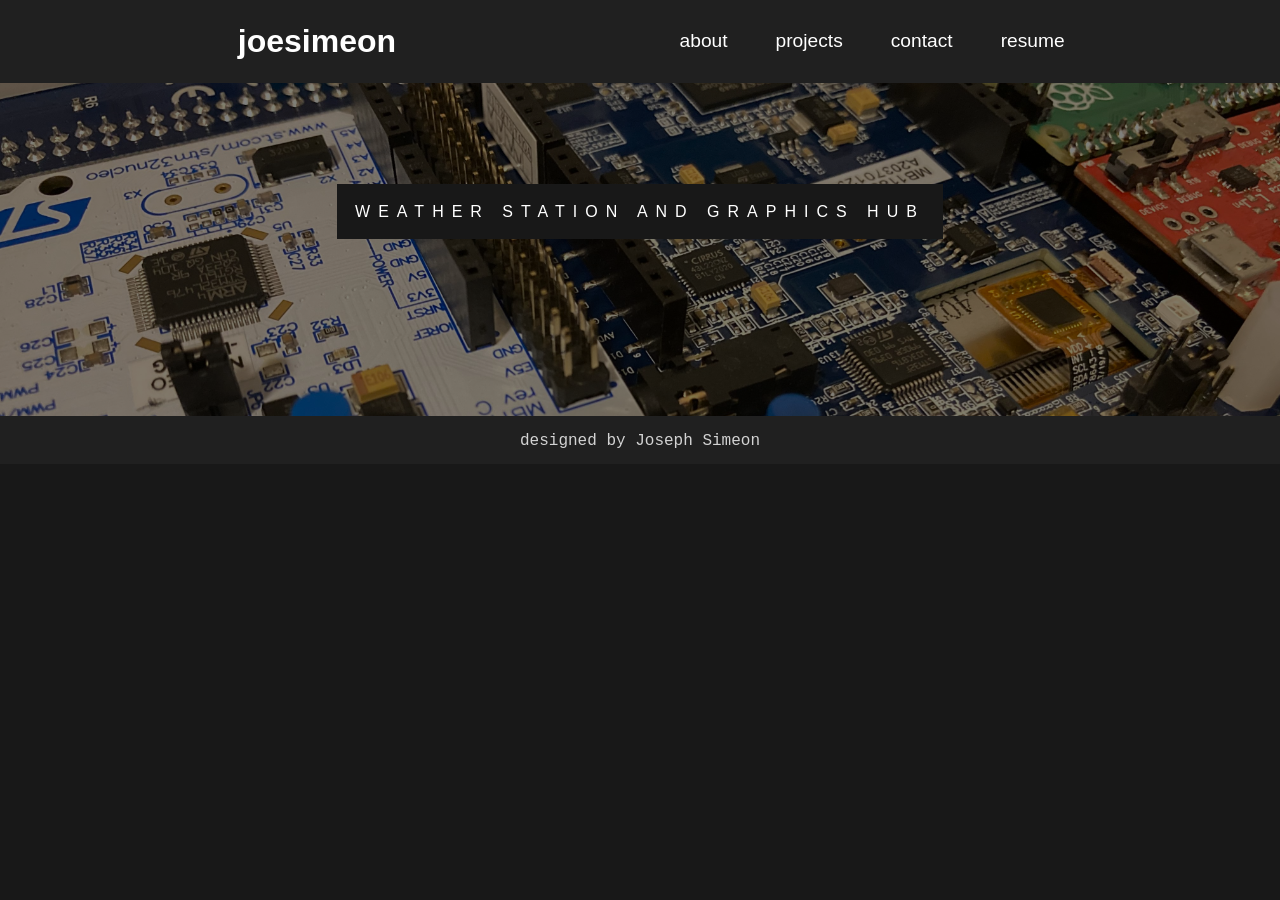
<file: blog/weatherstation.html>
<!DOCTYPE html>
<html lang='en'>
    <!-- HEAD START -->
    <head>
        <meta charset="UTF-8">
        <meta name="viewport" content="width=device-width, initial-scale=1.0">
        <meta http-equiv="X-UA-Compatible" content="ie=edge">
    
        <meta name="author" content="Joseph Simeon">
        <meta name="description" content="A journey into engineering">
        
        <link rel="stylesheet" type="text/css" href="../css/style_portfolio.css">
        
        <title>blog @ joesimeon</title>
    </head>
    <!-- HEAD END -->
    <!-- BODY START -->
    <body>
        <!-- NAVIGATION BAR START -->
        <header class="page-header">
			<h1 class="logo">joesimeon</h1>
			<input type="checkbox" id="nav-toggle" class="nav-toggle">
			<nav>
				<ul>
					<li><a href="../index.html">about</a></li>
					<li><a href="../pages/projects.html">projects</a></li>
					<li><a href="../index.html#contact">contact</a></li>
					<li><a href="../pdf/onepage_resume.pdf" target="_blank">resume</a></li>
				</ul>
			</nav>
			<label for="nav-toggle" class="nav-toggle-label">
				<span></span>
			</label>
		</header>
        <!-- NAVIGATION BAR END -->
        <!-- MAIN START -->
        <main class="page-container">
            <section class="parallax">
				<div class="parallax-text">
					<span class="border">
						weather station and graphics hub
					</span>
				</div>
			</section>
            <!-- BLOG START -->
        </main>
        <!-- MAIN END -->
        <!-- FOOTER START -->
        <footer class="page-footer">
            <p style="font-family: var(--ff-courier); color: var(--txt-lightgrey);">
                designed by Joseph Simeon
            </p>
        </footer>
        <!-- FOOTER END-->
    </body>
    <!-- BODY END -->
</html>
</file>
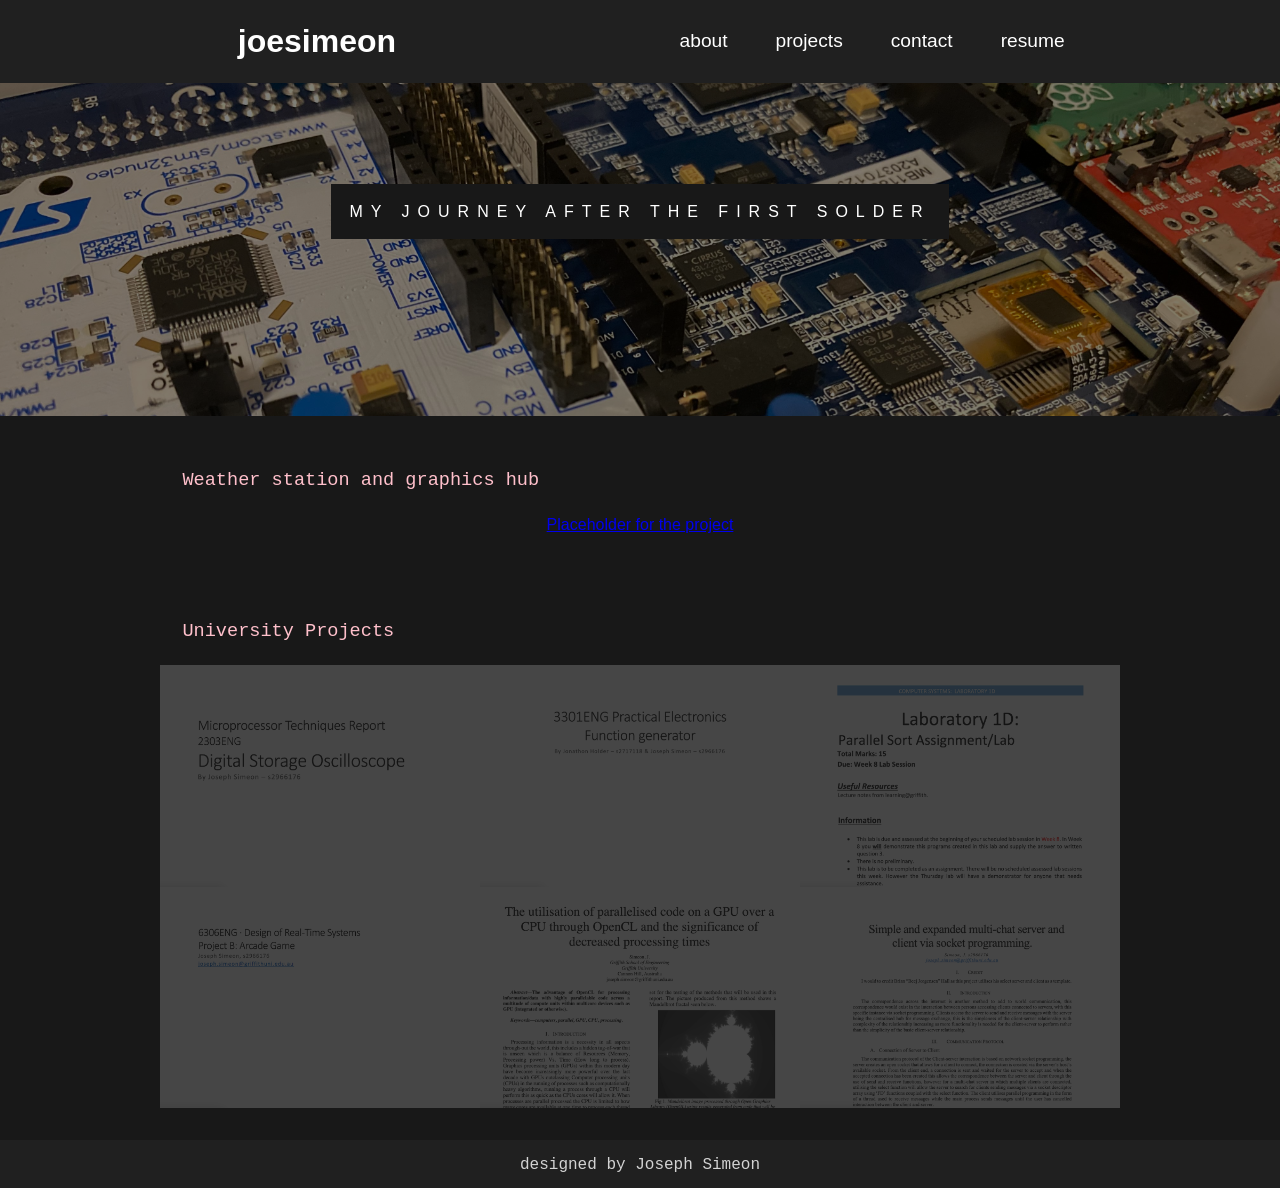
<file: pages/projects.html>
<!DOCTYPE html>
<html lang='en'>
    <!-- HEAD START -->
    <head>
        <meta charset="UTF-8">
        <meta name="viewport" content="width=device-width, initial-scale=1.0">
        <meta http-equiv="X-UA-Compatible" content="ie=edge">
    
        <meta name="author" content="Joseph Simeon">
        <meta name="description" content="A journey into engineering">
        
        <link rel="stylesheet" type="text/css" href="../css/style_portfolio.css">
        
        <title>projects @ joesimeon</title>
    </head>
    <!-- HEAD END -->
    <!-- BODY START -->
    <body>
        <!-- NAVIGATION BAR START -->
        <header class="page-header">
			<h1 class="logo">joesimeon</h1>
			<input type="checkbox" id="nav-toggle" class="nav-toggle">
			<nav>
				<ul>
					<li><a href="../index.html">about</a></li>
					<li><a href="../pages/projects.html">projects</a></li>
					<li><a href="../index.html#contact">contact</a></li>
					<li><a href="../pdf/onepage_resume.pdf" target="_blank">resume</a></li>
				</ul>
			</nav>
			<label for="nav-toggle" class="nav-toggle-label">
				<span></span>
			</label>
		</header>
        <!-- NAVIGATION BAR END -->
        <!-- MAIN START -->
        <main class="page-container">
            <!-- QUOTE START -->
            <section class="parallax">
				<div class="parallax-text">
					<span class="border">
						my journey after the first solder
					</span>
				</div>
			</section>
            <!-- QUOTE END -->
            <section class="neutral">
				<div class="intro">
					<h5>
						Weather station and graphics hub
					</h5>
				</div>
				<div class="proj">
					<div class="uni-proj-1">
						<a href="../blog/weatherstation.html" target="_blank">
							<p>Placeholder for the project</p>
						</a>
					</div>
				
				</div>
			</section>
            <section class="neutral">
				<div class="intro">
					<h5>
						University Projects
					</h5>
				</div>
				<div class="proj">
					<div class="uni-proj-1">
						<a href="https://github.com/josephsimeon/University_Project_Example-MPT/blob/master/2303ENG_DSOReport_JosephSimeon2.pdf" target="_blank">
							<img src="../img/project_uni_mpt.png">
						</a>
					</div>
					<div class="uni-proj-2">
						<a href="https://github.com/josephsimeon/University_Project_Example-PE/blob/master/3301ENG_PracticalElectronics_FinalProject_JonHolderJoeSimeon.pdf" target="_blank">
							<img src="../img/project_uni_pracelec.png">
						</a>
					</div>
					<div class="uni-proj-3">
						<a href="https://github.com/josephsimeon/University_Project_Example-CS/blob/master/3302ENG_Lab1D_JosephSimeon2966176.pdf" target="_blank">
							<img src="../img/project_uni_lab.png">
						</a>
					</div>
					<div class="uni-proj-4">
						<a href="https://github.com/josephsimeon/University_Project_Example-DRTS/blob/master/6303ENG_DRTS_FinalProject_JosephSimeon2966176-Redacted.pdf" target="_blank">
							<img src="../img/project_uni_drts.png">
						</a>
					</div>
                    <div class="uni-proj-5">
						<a href="https://github.com/josephsimeon/University_Project_Example-ACS_Part1/blob/master/6305ENG_ACS_GPUFinalProject_JosephSimeon2966176.pdf" target="_blank">
							<img src="../img/project_uni_acs1.png">
						</a>
					</div>
                    <div class="uni-proj-6">
						<a href="https://github.com/josephsimeon/University_Project_Example-ACS_Part2/blob/master/6305ENG_ACS_ClientServer_JosephSimeon2966176.pdf" target="_blank">
							<img src="../img/project_uni_acs2.png">
						</a>
					</div>
				</div>
			</section>
        </main>
        <!-- MAIN END -->
        <!-- FOOTER START -->
        <footer class="page-footer">
            <p style="font-family: var(--ff-courier); color: var(--txt-lightgrey);">
                designed by Joseph Simeon
            </p>
        </footer>
        <!-- FOOTER END-->
    </body>
    <!-- BODY END -->
</html>
</file>
<file: css/style.css>
:root {
    /* fonts */
    --system-ui: system-ui, "Segoe UI", Roboto, Helvetica, Arial, san-serif, "Apple Color Emoji", "Segoe UI Emoji", "Segoe UI Symbol";

    /* colours */
    --background: #1b1b1b;
    --block-background: #2b2b2b;
    --block-highlight: #3b3b3b;
    --accent: #ffa348;
    --cv-button-hover: yellow;
}

* {
}

html {
}

body {
    background-color: var(--background);
}

main {
}

.block {
    background: var(--block-background);
    max-width: 700px;
    min-width: 300px;
    width: 80%;
    height: auto;
    border: 1px solid;
    border-color: var(--block-highlight);
    border-radius: 1em 1em 1em 1em;
    box-shadow: 0 0 0.5em 0 var(--block-highlight);
    padding: 0.5em;
    margin: 1.5em auto;
    display: block;
    padding: 1em;
}

.block-separator {
    background: var(--accent);
    width: 70px;
    height: 5px;
    border-radius: 1em 1em 1em 1em;
    margin: 0.75em 1em;
}

.inner-block {
    display: grid;
    grid-template-columns: 50px repeat(2, 1fr);
    grid-auto-rows: auto-fit;
    column-gap: 15px;
    border: 1px solid;
    border-color: #4b4b4b;
    border-radius: 1em 1em 1em 1em;
    box-shadow: 0.5em 0.5em 0.5em 0 var(--background);
    background: var(--block-background);
    padding: 1em;
    margin: 1em;
}

.icon-block {
    display: block;
    text-align: center;
    background: rgba(0, 0, 0, 0.25);
    height: auto;
    width: 70px;
    border-radius: 1em 1em 1em 1em;
    padding: 0.5em;
}

.flex {
    display: flex;
    flex-wrap: wrap;
    gap: 0.75em;
    padding: 0.5em;
}

.info {
    display: grid;
    grid-template-columns: 100px repeat(2, 1fr);
    grid-auto-rows: auto-fit;
    column-gap: 15px;
    row-gap: 5px;
}

.info img {
    max-width: 100px;
    width: 100%;
    height: 100%;
    border-radius: 30%;
    overflow: hidden;
    grid-row: span 4;
}

.text {
    font-family: var(--system-ui);
    color: white;
}

.header {
    font-size: 2em;
}

.info .header {
    font-weight: bold;
    padding: 0.3em 0 0 0;
}

.sub-header {
    font-size: 1em:
}

.icon-header {
    font-size: 1em;
    font-weight: bold;
}

.info .header, .info .sub-header {
    grid-column: span 2;
}

.person {
    display: flex;
}

.person .email, .person .location {
    display: flex;
    padding: 0 0 0 0.5em;
}

.person .email .sub-header, .person .location .sub-header {
    padding: 0.2em 0 0 0.5em;
}

.socials {
    text-align: center;
    padding: 0.5em;
}

.socials a {
    text-decoration: none;
}

.socials svg:hover path {
    fill: #ffa348;
}

.cv {
    display: block;
    text-align: center;
}

.cv-button {
    background: none;
    border: 2px solid;
    border-radius: 0.75em 0 0.75em 0.5em;
    font-family: var(--system-ui);
    line-height: 1;
    margin: 0 0.5em;
    padding: 0.5em 1em;
}

.shine-button {
    color: var(--accent);
    border-color: var(--accent);
}
.shine-button:hover {
    color: var(--cv-button-hover);
    border-color: var(--cv-button-hover);
    box-shadow: 0 0 1em 0 var(--cv-button-hover);
}

.about .header {
    font-weight: bold;
    padding: 0.5em 0 0 0.25em;
}

.about .sub-header {
    text-align: left;
    padding: 0 0 0 0.5em;
}

.knowledge svg {
    grid-row: span 2;
}

.knowledge .description, .knowledge .sub-description {
    grid-column: span 2;
}

.description {
    font-size: 0.9em;
    font-weight: bold;
}

.sub-description {
    font-size: 0.8em;
}

.skills {
}

@media(max-width: 600px) {
    .block-separator {
        width: 50px;
        border-radius: 1em 1em 1em 1em;
        margin: 0.5em 0.75em;
    }
    .inner-block {
        display: block;
        text-align: center;
    }

    .info {
        grid-template-columns: 75px repeat(2, 1fr);
    }

    .header {
        font-size: 1.75em;
    }

    .sub-header {
        font-size: 0.9em;
    }

    .info .header {
        padding: 0.15em 0 0 0;
    }

    .person {
        display: block;
    }

    .person .email, .person .location {
        padding: 0.5em 0 0 0;
    }

    .about .header {
        padding: 0.1em 0 0.1em 0;
    }

    .about .sub-header {
        padding: 0;
    }

    .knowledge svg {
        width: 30px;
        height: 30px;
    }
}
</file>
<file: css/style_portfolio.css>
:root {
    --bg: rgba(24, 24, 24, 1);
    --bg-nav: rgba(32, 32, 32, 1);

    --txt-nav: pink;
    --txt-lightgrey: lightgray;

    --ff-ubuntu: "Ubuntu", sans-serif;
    --ff-inconsolata: "Inconsolata", sans-serif;
    --ff-droidsans: "Droid Sans Mono", sans-serif;
    --ff-courier: "Courier", serif;
}

*, *::before, *::after {
    box-sizing: inherit;
}

body, html {
    box-sizing: border-box;
    height: 100%;
    margin: 0;
    font-family: var(--ff-ubuntu);
    line-height: 100%;
    text-align: center;
    color: white;
    background: var(--bg);
}

.wrapper {
    min-height: 100%;
    display: flex;
    flex-direction: column;
}
.page-container {
    flex-grow: 1;
}
.page-header, .page-footer {
    flex-shrink: 0;
}

section {
    overflow: auto;
    padding: 1rem 2rem 1rem;
}
.neutral {
    color: white;
}
.dark {
    background: black;
    color: white;
}
.light {
    background: white;
    color: black;
}



/* --- TYPOGRAPHY --- */
h1, h2, h3, h4, h5, h6, p {
    margin: 0;
    line-height: 120%;
}
h1 {
    margin: 0.7em;
}

/* --- RESPONSIVE IMG --- */
img {
    display: block;
    max-width: 100%;
    height: auto;
}

/* --- RESPONSIVE NAVIGATION BAR --- */
header {
    background: var(--bg-nav);
    text-align: center;
    position: fixed;
    z-index: 999;
    width: 100%;
}
nav {
    position: absolute;
    text-align: left;
    top: 100%;
    left: 0;
    background: var(--bg-nav);
    width: 100%;
    transform: scale(1, 0);
    transform-origin: top;
    transition: transform 400ms ease-in-out;
}
nav ul {
    margin: 0;
    padding: 0;
    list-style: none;
}
nav li{
    margin-bottom: 1em;
    margin-left: 1em;
}
nav a {
    color: white;
    text-decoration: none;
    font-size: 1.2rem;
    text-transform: lowercase;
    opacity: 0;
    transition: opacity 100ms ease-in-out;
}
nav a:hover {
    color: var(--txt-nav);
}
.nav-toggle {
    display: none;
}
.nav-toggle:checked ~ nav {
    transform: scale(1, 1);
}
.nav-toggle:checked ~ nav a {
    opacity: 1;
    transition: opacity 250ms ease-in-out 300ms;
}
.nav-toggle-label {
    position: absolute;
    top: 0;
    left: 0;
    margin-left: 1em;
    height: 100%;
    display: flex;
    align-items: center;
}
.nav-toggle-label span,
.nav-toggle-label span::before,
.nav-toggle-label span::after {
    display: block;
    background: white;
    height: 2px;
    width: 2em;
    border-radius: 2px;
    position: relative;
}
.nav-toggle-label span::before,
.nav-toggle-label span::after {
    content: '';
    position: absolute;
}
.nav-toggle-label span::before {
    bottom: 7px;
}
.nav-toggle-label span::after {
    top: 7px;
}

/* --- RESPONSIVE PARALLAX --- */
.parallax {
    background-color: grey;
    background-image: url(../img/microcontrollers.jpg);
    background-blend-mode: multiply;
    background-attachment: fixed;
    background-repeat: no-repeat;
    background-position: center;
    background-size: cover;
    width: 100%;
    padding: 13rem 0;
    overflow-x: hidden;
	/* overflow-y: scroll; */
	perspective: 10px;
}
.parallax-text{
    position: absolute;
    top: 8rem;
    width:100%;
    text-align:center;
    color:#000;
    font-size: 1rem;
    letter-spacing: 0.5rem;
    text-transform:uppercase;
    line-height: 120%;
  }
.parallax-text .border{
    background-color: var(--bg);
    color:#fff;
    padding: 2vh;
    margin: 3.5em;
    overflow-wrap: break-word;
    word-wrap: break-word;
    display: inline-block;
}

/* --- RESPONSIVE INTRODUCTION --- */
.intro {
    margin: 1em;
    text-align: left;
    font-size: calc(16px + 6 * ((100vw - 320px) / 680));
}
.intro h2 {
    font-family: var(--ff-inconsolata);
}
.intro h5 {
    font-family: var(--ff-courier);
    font-weight: normal;
    color: var(--txt-nav);
}
.intro p {
    font-family: var(--ff-droidsans);
}
.column {
    width: 100%;
    float: left;
    text-align: left;
    padding: 1em 1em 1em 1em;
}

/* --- RESPONSIVE SOCIAL --- */
.social {
    display: grid;
    grid-template: auto auto auto;
}
.social img {
    width: 5rem;
    height: 5rem;
    opacity: 0.02;
}
.social img:hover {
    opacity: 1;
}
.img-item1 {
    grid-column: 1;
    display: flex;
    justify-content: center;
}
.img-item2 {
    grid-column: 2;
    display: flex;
    justify-content: center;
}
.img-item3 {
    grid-column: 3;
    display: flex;
    justify-content: center;
}
.img-item4 {
    grid-column: 4;
    display: flex;
    justify-content: center;
}

/* --- RESPONSIVE PROJECTS --- */
.proj {
    display: grid;
    grid-template: auto auto auto;
}
.proj img:hover {
    opacity: 1;
}
.proj img {
    size: auto;
    opacity: 0.2;
}
.uni-proj-1 {
    grid-column: 1;
    display: flex;
    justify-content: center;
}
.uni-proj-2 {
    grid-column: 2;
    display: flex;
    justify-content: center;
}
.uni-proj-3 {
    grid-column: 3;
    display: flex;
    justify-content: center;
}
.uni-proj-4 {
    grid-column: 1;
    display: flex;
    justify-content: center;
}
.uni-proj-5 {
    grid-column: 2;
    display: flex;
    justify-content: center;
}
.uni-proj-6 {
    grid-column: 3;
    display: flex;
    justify-content: center;
}

/* --- RESPONSIVE CONTACT --- */
.contact {
    margin: 1em;
    text-align: center;
    font-size: calc(16px + 6 * ((100vw - 320px) / 680));
}
.contact h4 {
    font-family: var(--ff-droidsans);
    font-weight: normal;
    font-size: 1.4rem;
}
.button_type {
    display: inline-block;
    font-size: 1.2rem;
    padding: 0.8em 1.4em;
    border: 0.1em solid var(--txt-nav);
    margin: 0 0.3em 0.3em 0;
    border-radius: 0.12em;
    box-sizing: border-box;
    text-decoration: none;
    font-weight: normal;
    text-align: center;
    transition: all 0.25s;
    color: var(--txt-nav);
}
.button_type:hover{
    color: var(--bg);
    background-color: var(--txt-nav);
}

/* --- RESPONSIVE FOOTER --- */
.page-footer {
    height: 3em;
    flex-shrink: 0;
    background-color: var(--bg-nav);
    padding: 1rem 0rem 1rem;
}


/* --- UPSCALING FOR LARGER SCREENS --- */
@media screen and (max-width: 800px){
    .tabs .tab,
  .tabs label {
    order: initial;
  }
  .tabs label {
    width: 100%;
    margin-right: 0;
    margin-top: 0.2rem;
  }
  
}
@media screen and (min-width: 1000px) {
    /* --- NAVIGATION BAR --- */
    header {
        display: grid;
        grid-template-columns: 1fr auto minmax(600px, 3fr) 1fr;
    }
    section {
        padding: 2rem 10rem 2rem;
    }
    .logo {
        grid-column: 2 / 2;
    }
    nav {
        all: unset;
        grid-column: 3 / 4;
        display: flex;
        justify-content: flex-end;
        align-items: center;
    }
    nav ul {
        display: flex;
        justify-content: flex-end;
    }
    nav li {
        margin-left: 3em;
        margin-bottom: 0;
    }
    nav a {
        opacity: 1;
        position: relative;
    }
    nav a::before {
        content: '';
        display: block;
        height: 5px;
        background: var(--txt-nav);
        position: absolute;
        bottom: -.30em;
        left: 0;
        right: 0;
        transform: scale(0, 1);
        transform-origin: right;
        transition: transform ease-in-out 250ms;
    }
    nav a:hover::before {
        transform: scale(1,1);
    }
    .nav-toggle-label {
        display: none;
    }

    /* --- RESPONSIVE INTRODUCTION --- */
    .intro {
        font-size: 1.4rem;
    }
    .column {
        width: 33.33%;
        float: left;
    }
    .row:after {
        content: "";
        display: table;
        clear: both;
    }

    .column img {
        width: 20rem;
        display: block;
        border-radius: 30px;
        -webkit-filter: grayscale(100%); /* Safari 6.0 - 9.0 */
        filter: grayscale(100%);
    }
    .img-item1{
        grid-column: 1;
    }
    .img-item2{
        grid-column: 2;
    }
    .img-item3{
        grid-column: 3;
    }
    .img-item4{
        grid-column: 4;
    }
    
}
/* --- UPSCALING FOR LARGER SCREENS --- */
</file>
